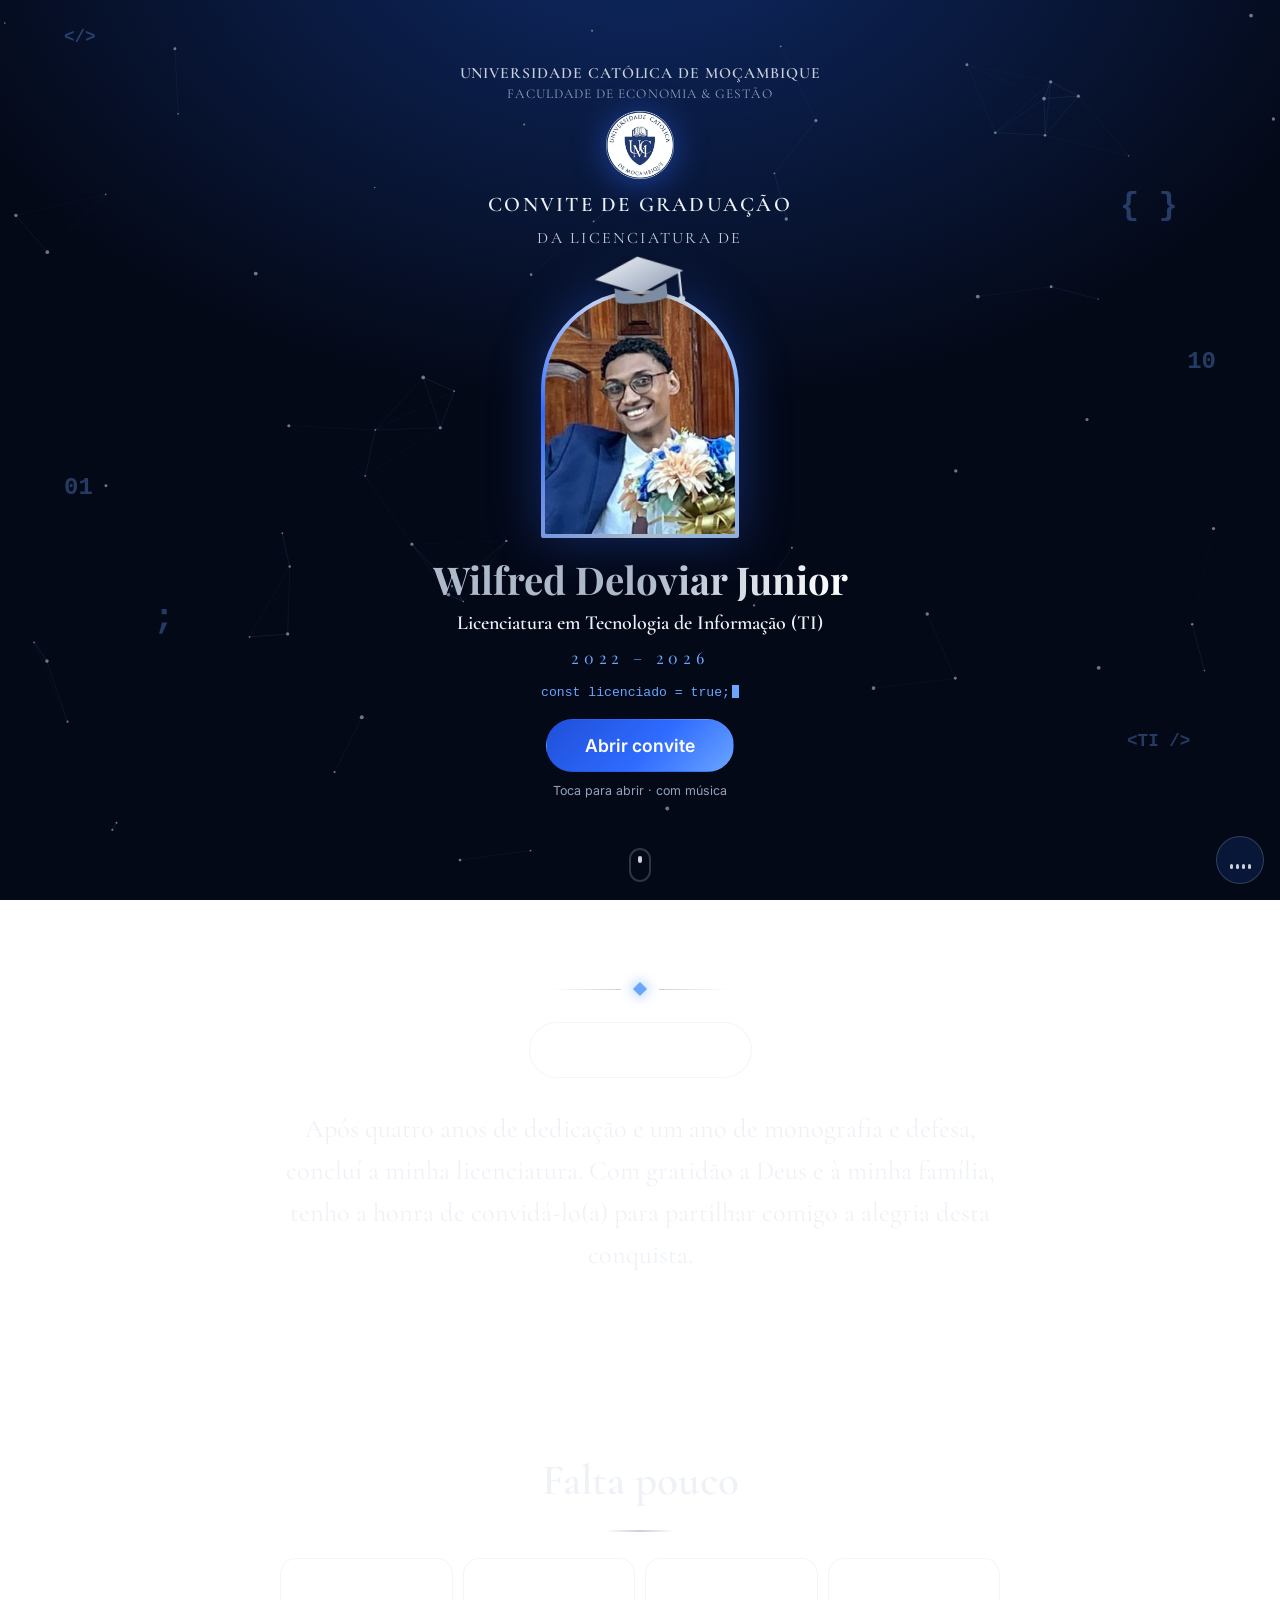
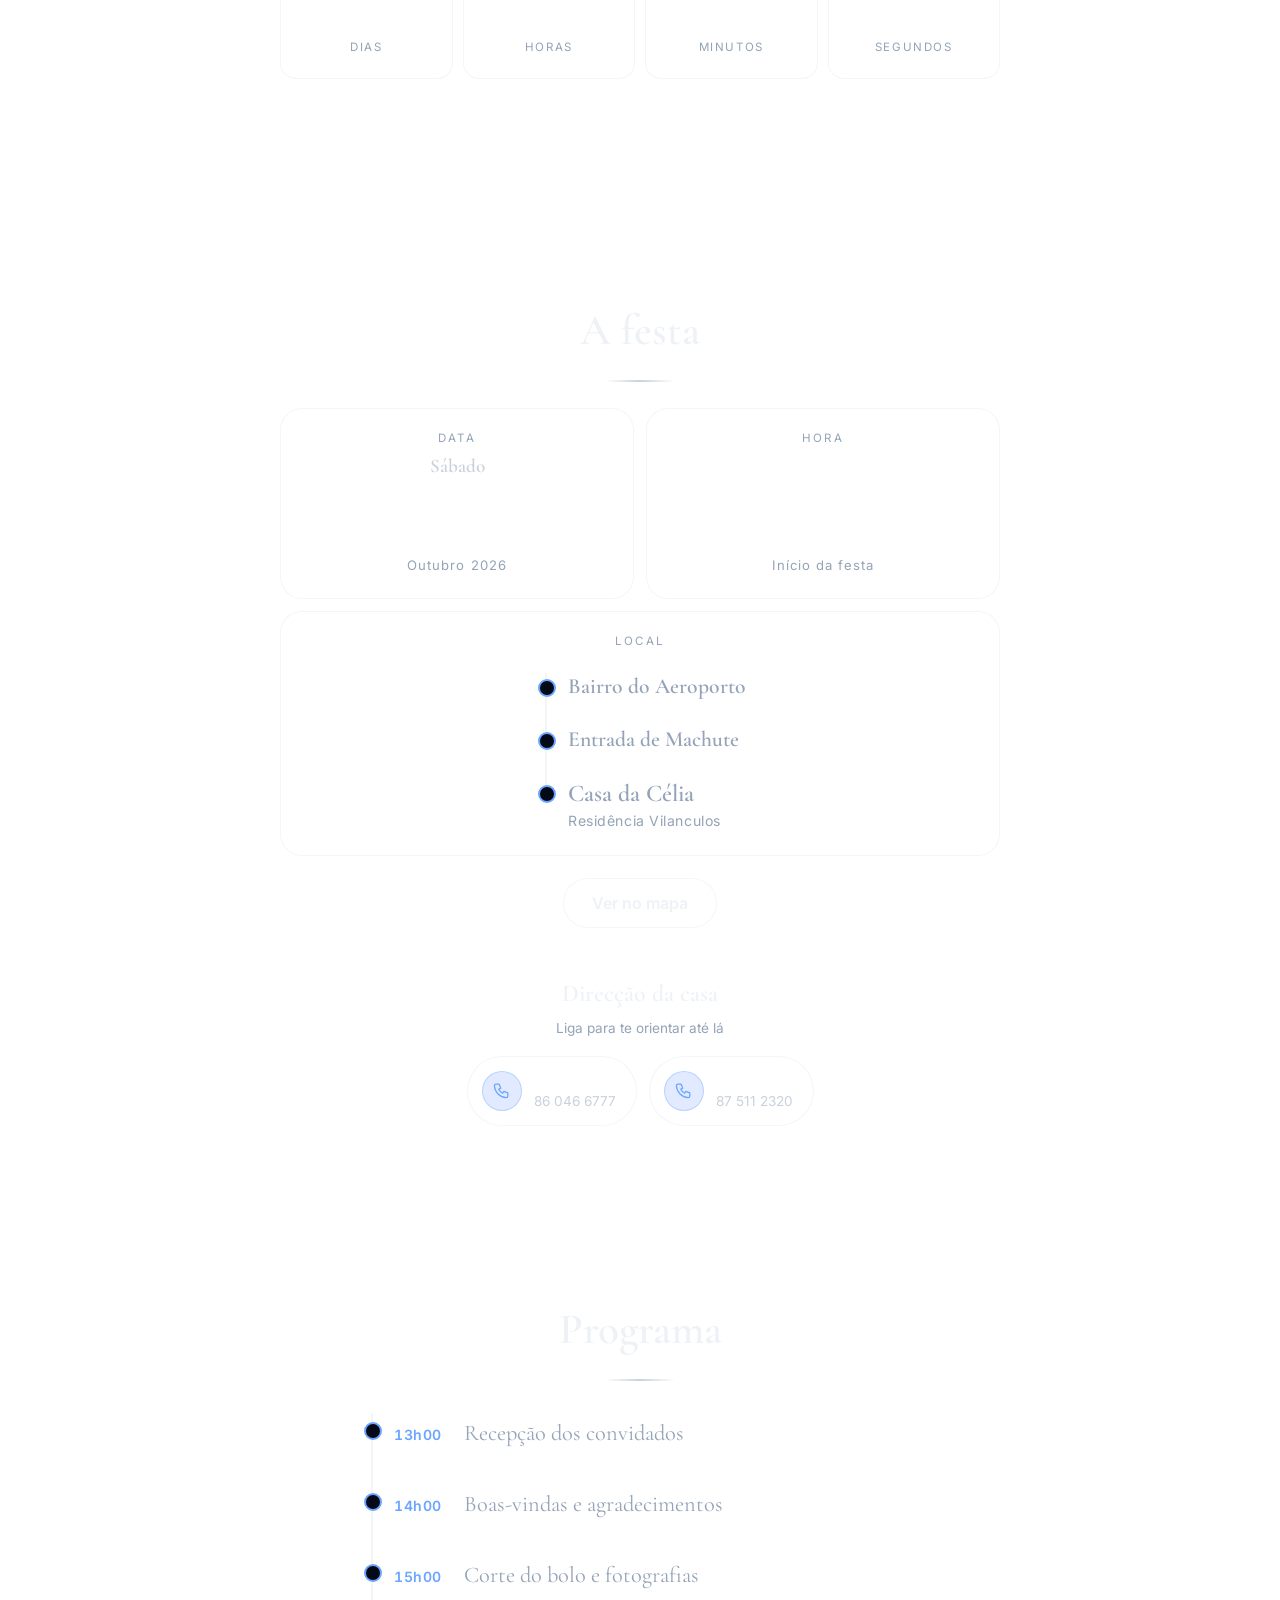
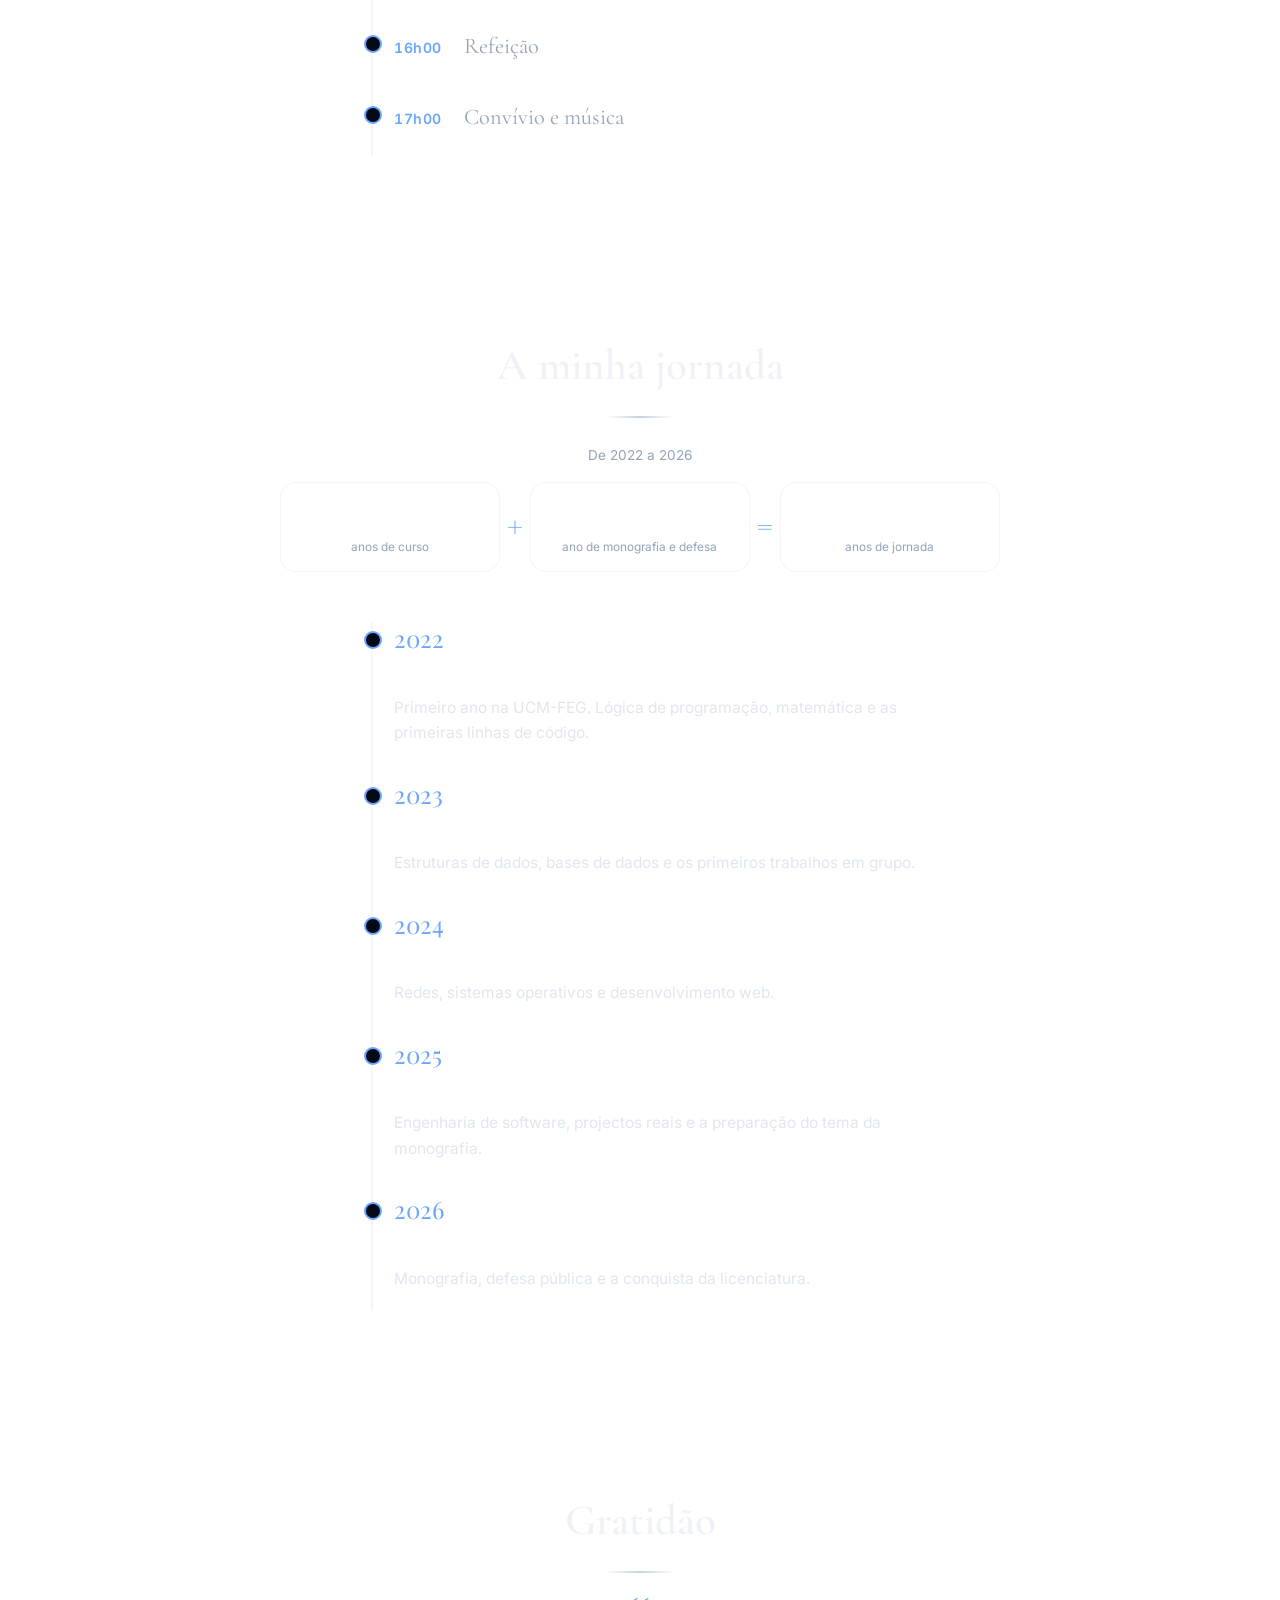
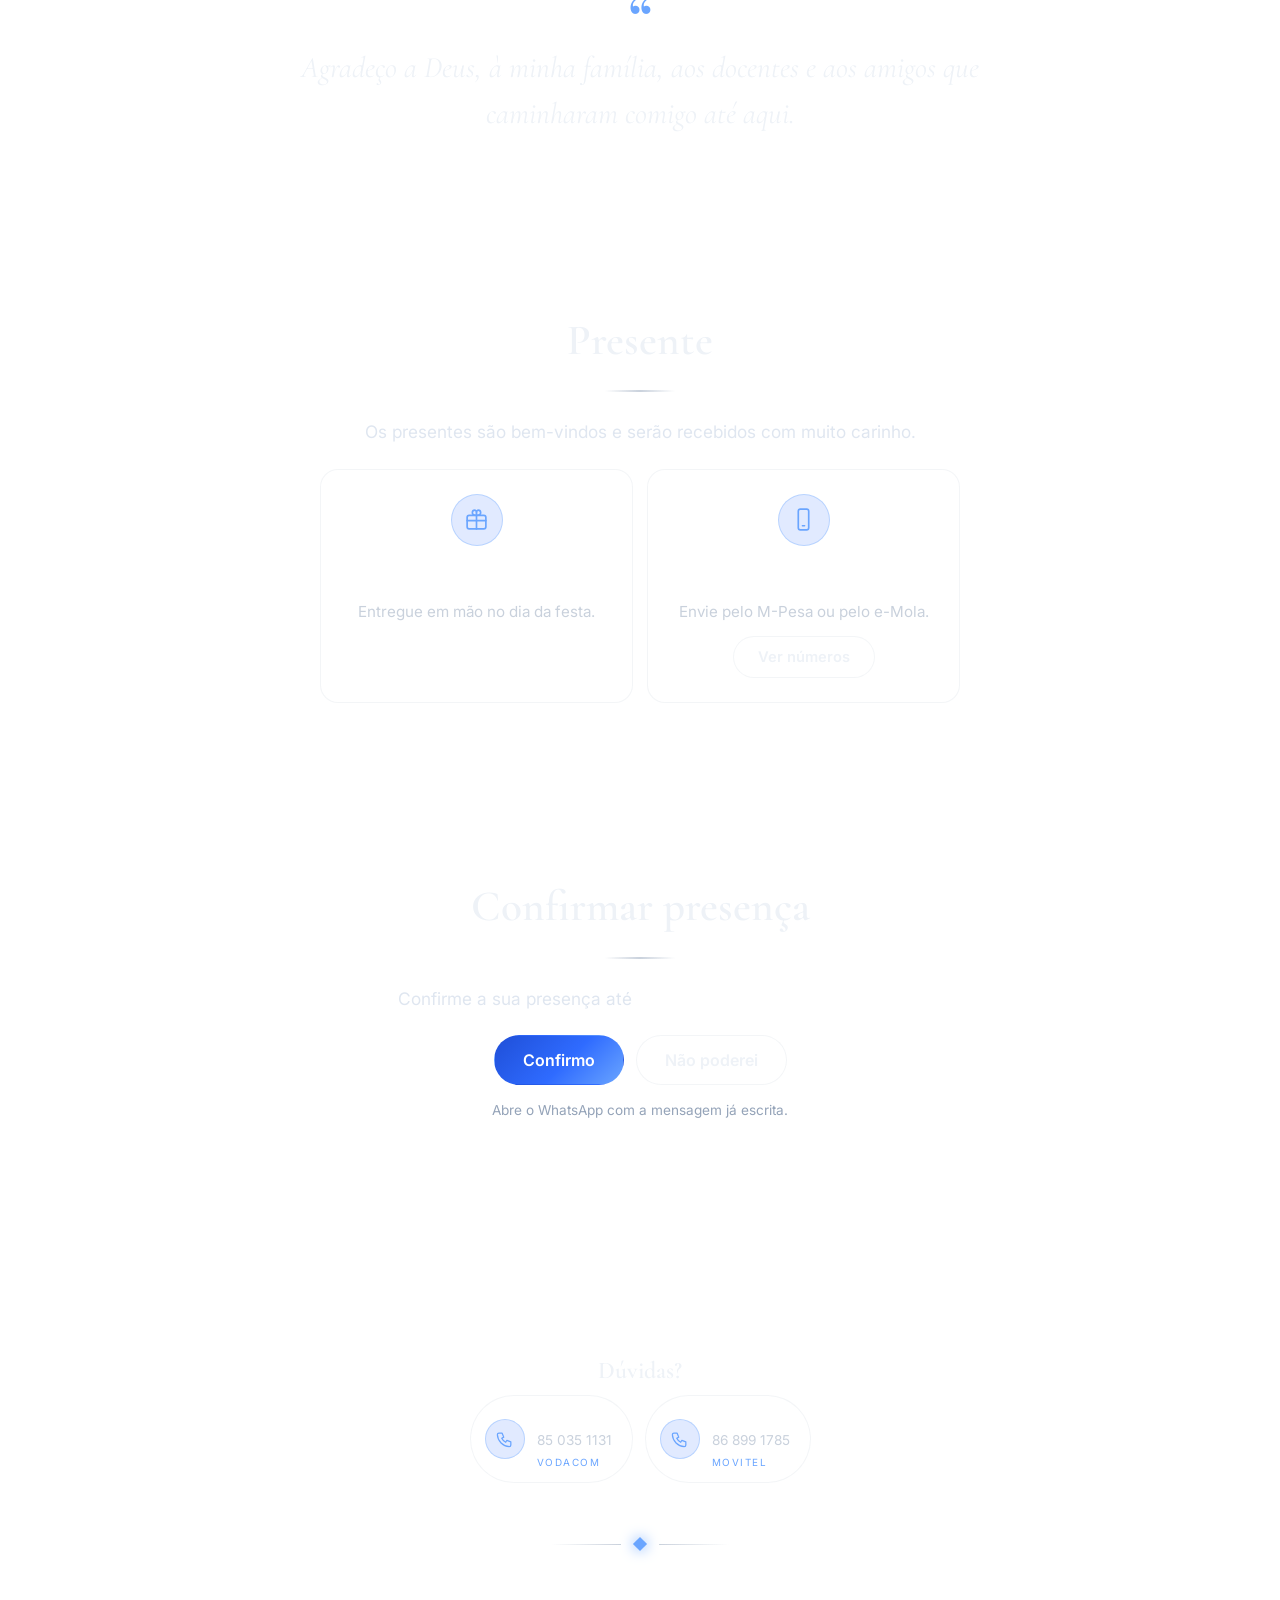
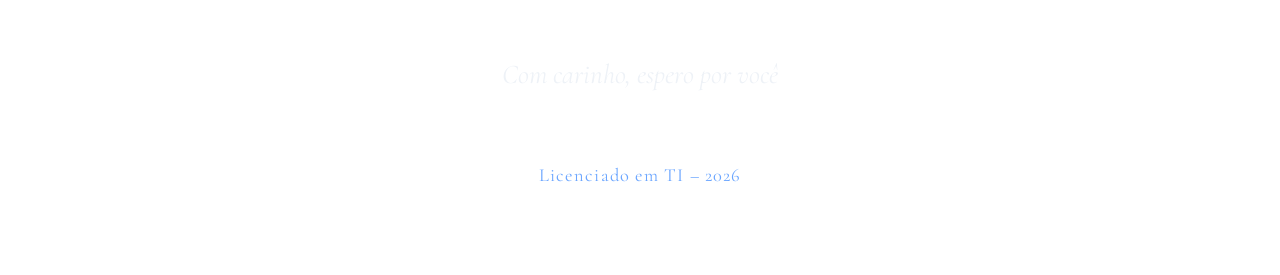
<file: index.html>
<!DOCTYPE html>
<html lang="pt">
<head>
<meta charset="utf-8">
<meta name="viewport" content="width=device-width, initial-scale=1, viewport-fit=cover">
<title>Convite de Graduação · Wilfred Deloviar Junior</title>
<meta name="description" content="Convite para a festa de graduação de Wilfred Deloviar Junior · Licenciatura em Tecnologia de Informação · UCM-FEG · Sábado, 17 de Outubro de 2026.">
<meta name="theme-color" content="#040918">
<meta name="robots" content="noindex, nofollow">
<meta property="og:type" content="website">
<meta property="og:locale" content="pt_PT">
<meta property="og:title" content="Convite de Graduação · Wilfred Deloviar Junior">
<meta property="og:description" content="Vem celebrar comigo a minha licenciatura em Tecnologia de Informação · Sábado, 17 de Outubro de 2026.">
<meta property="og:image" content="https://graduacao-wilfred.vercel.app/assets/og.png">
<meta property="og:image:width" content="1200">
<meta property="og:image:height" content="630">
<meta name="twitter:card" content="summary_large_image">
<link rel="preconnect" href="https://fonts.googleapis.com">
<link rel="preconnect" href="https://fonts.gstatic.com" crossorigin>
<link href="https://fonts.googleapis.com/css2?family=Cormorant+Garamond:wght@500;600;700&family=Inter:wght@400;500;600&family=Playfair+Display:wght@600;700&display=swap" rel="stylesheet">
<link rel="stylesheet" href="style.css">
</head>
<body>

<div class="progress"><i id="prog"></i></div>
<canvas id="bg" aria-hidden="true"></canvas>
<canvas id="confetti" aria-hidden="true"></canvas>
<audio id="audio" loop preload="auto"></audio>

<button class="music" id="musicBtn" hidden aria-label="Ligar ou desligar a música">
  <span class="eq"><i></i><i></i><i></i><i></i></span>
</button>

<!-- ============ PORTAS (só aparecem na transição da capa para o convite) ============ -->
<div class="portas" id="portas" aria-hidden="true">
  <div class="luz"><i class="brilho"></i><i class="feixe"></i></div>
  <div class="porta esq"><i class="puxador"></i></div>
  <div class="porta dir"><i class="puxador"></i></div>
  <i class="flash"></i>
</div>

<!-- ============ 1. CAPA (página inicial) ============ -->
<section class="capa" id="capa">
  <span class="ti ti-float t1">&lt;/&gt;</span>
  <span class="ti ti-float t2">{ }</span>
  <span class="ti ti-float t3">01</span>
  <span class="ti ti-float t4">&lt;TI /&gt;</span>
  <span class="ti ti-float t5">;</span>
  <span class="ti ti-float t6">10</span>

  <div class="capa-inner">
    <p class="inst-top"><span id="capaUni"></span><span id="capaFac"></span></p>
    <img class="logo" id="logo" alt="Logo da Universidade Católica de Moçambique">
    <p class="kicker"><span id="capaTitulo1"></span><span id="capaTitulo2"></span></p>

    <div class="moldura-wrap">
      <svg class="capelo" viewBox="0 0 120 80" aria-hidden="true">
        <defs>
          <linearGradient id="gc" x1="0" y1="0" x2="1" y2="1">
            <stop offset="0" stop-color="#eef2f7"/><stop offset="1" stop-color="#8d9bb2"/>
          </linearGradient>
        </defs>
        <path d="M26 44v16c0 9 68 9 68 0V44L60 58z" fill="#7d8ba3"/>
        <polygon points="60,6 118,30 60,54 2,30" fill="url(#gc)"/>
        <path d="M112 32v30" stroke="#c9d1dc" stroke-width="3" stroke-linecap="round"/>
        <circle cx="112" cy="67" r="4.5" fill="#c9d1dc"/>
      </svg>
      <div class="moldura"><img class="foto" id="fotoFormal" alt="Wilfred Deloviar Junior"></div>
    </div>

    <h1 class="nome shimmer" id="capaNome"></h1>
    <p class="curso" id="capaCurso"></p>
    <p class="anos" id="capaAnos"></p>
    <p class="ti codeline"><span id="codeline"></span><i class="cursor"></i></p>

    <button class="btn primary grande" id="abrir" type="button"><span>Abrir convite</span></button>
    <p class="hint">Toca para abrir · com música</p>
  </div>
  <div class="scroll-hint" aria-hidden="true"><i></i></div>
</section>

<main id="conteudo">

  <!-- ============ 2. CONVIDADO + ABERTURA ============ -->
  <section class="sec" id="convidado">
    <div class="ornamento reveal" aria-hidden="true"><i></i><b></b><i></i></div>
    <p class="guest reveal" style="--d:.1s"><span class="guest-label" id="guestLabel">Convidado:</span> <strong id="guestNome"></strong></p>
    <p class="abertura reveal" style="--d:.25s" id="abertura"></p>
  </section>

  <!-- ============ 3. CONTAGEM DECRESCENTE ============ -->
  <section class="sec" id="contagem">
    <h2 class="titulo reveal">Falta pouco</h2>
    <div class="cd reveal" style="--d:.15s" id="cdWrap">
      <div><b id="cdD">00</b><small>dias</small></div>
      <div><b id="cdH">00</b><small>horas</small></div>
      <div><b id="cdM">00</b><small>minutos</small></div>
      <div><b id="cdS">00</b><small>segundos</small></div>
    </div>
    <p class="feito" id="cdDone" hidden>A festa já começou!</p>
  </section>

  <!-- ============ 4. DATA, HORA E LOCAL ============ -->
  <section class="sec" id="detalhes">
    <h2 class="titulo reveal">A festa</h2>

    <div class="bilhete">
      <div class="tile tile-data reveal" style="--d:.05s">
        <small>Data</small>
        <span class="semana" id="dSemana"></span>
        <b class="dia" id="dDia"></b>
        <span class="mes" id="dMes"></span>
      </div>
      <div class="tile tile-hora reveal" style="--d:.15s">
        <small>Hora</small>
        <b class="hora" id="dHora"></b>
        <span class="mes">Início da festa</span>
      </div>
      <div class="tile tile-local reveal" style="--d:.25s">
        <small>Local</small>
        <ol class="rota tl" id="dRota"></ol>
      </div>
    </div>

    <div class="acoes reveal" style="--d:.1s;margin-top:22px">
      <a class="btn" id="mapaBtn">Ver no mapa</a>
    </div>

    <h3 class="sub reveal">Direcção da casa</h3>
    <p class="mini reveal">Liga para te orientar até lá</p>
    <div class="contactos" id="contDirecao"></div>
  </section>

  <!-- ============ 5. PROGRAMA ============ -->
  <section class="sec" id="programa">
    <h2 class="titulo reveal">Programa</h2>
    <ol class="tl" id="progLista"></ol>
  </section>

  <!-- ============ 6. A MINHA JORNADA ============ -->
  <section class="sec" id="jornada">
    <h2 class="titulo reveal">A minha jornada</h2>
    <p class="mini reveal">De 2022 a 2026</p>
    <div class="stats" id="stats"></div>
    <div class="tl" id="jornadaLista"></div>
  </section>

  <!-- ============ 7. AGRADECIMENTO ============ -->
  <section class="sec" id="agradecimento">
    <h2 class="titulo reveal">Gratidão</h2>
    <p class="citacao reveal" style="--d:.15s" id="agradTexto"></p>
  </section>

  <!-- ============ 8. PRESENTE ============ -->
  <section class="sec" id="presente">
    <h2 class="titulo reveal">Presente</h2>
    <p class="texto reveal" style="--d:.1s" id="presenteTexto"></p>
    <div class="opcoes">
      <div class="opcao reveal" style="--d:.15s">
        <span class="ic"><svg viewBox="0 0 24 24"><rect x="3" y="8" width="18" height="13" rx="2"/><path d="M12 8v13M3 13h18M12 8c-2.5 0-4-1-4-2.5S9 3 10.5 3C12 3 12 5.5 12 8zM12 8c2.5 0 4-1 4-2.5S15 3 13.5 3C12 3 12 5.5 12 8z"/></svg></span>
        <b id="presFisTitulo"></b>
        <p id="presFisTexto"></p>
      </div>
      <div class="opcao reveal" style="--d:.25s">
        <span class="ic"><svg viewBox="0 0 24 24"><rect x="7" y="2" width="10" height="20" rx="2"/><path d="M11 18h2"/></svg></span>
        <b id="presDigTitulo"></b>
        <p id="presDigTexto"></p>
        <button class="btn" id="btnPresente" type="button" aria-expanded="false"><span id="presDigBotao"></span></button>
      </div>
    </div>
    <div class="pay" id="pay"></div>
  </section>

  <!-- ============ 9. CONFIRMAR PRESENÇA ============ -->
  <section class="sec" id="rsvp">
    <h2 class="titulo reveal">Confirmar presença</h2>
    <p class="texto reveal" style="--d:.1s"><span id="rsvpTexto"></span> <strong id="rsvpPrazo"></strong></p>
    <div class="botoes reveal" style="--d:.2s">
      <a class="btn primary" id="btnSim" target="_blank" rel="noopener">Confirmo</a>
      <a class="btn" id="btnNao" target="_blank" rel="noopener">Não poderei</a>
    </div>
    <p class="mini reveal" style="--d:.3s">Abre o WhatsApp com a mensagem já escrita.</p>
  </section>

  <!-- ============ 10. CONTACTOS E FIM ============ -->
  <section class="sec" id="fim">
    <h3 class="sub reveal">Dúvidas?</h3>
    <div class="contactos" id="contDuvidas"></div>
    <div class="ornamento reveal" aria-hidden="true"><i></i><b></b><i></i></div>
    <p class="final reveal" id="fraseFinal"></p>
    <p class="despedida reveal" id="despedida"></p>
    <div class="assin reveal" id="rodape"></div>
  </section>

</main>

<script src="config.js"></script>
<script src="app.js"></script>
</body>
</html>
</file>
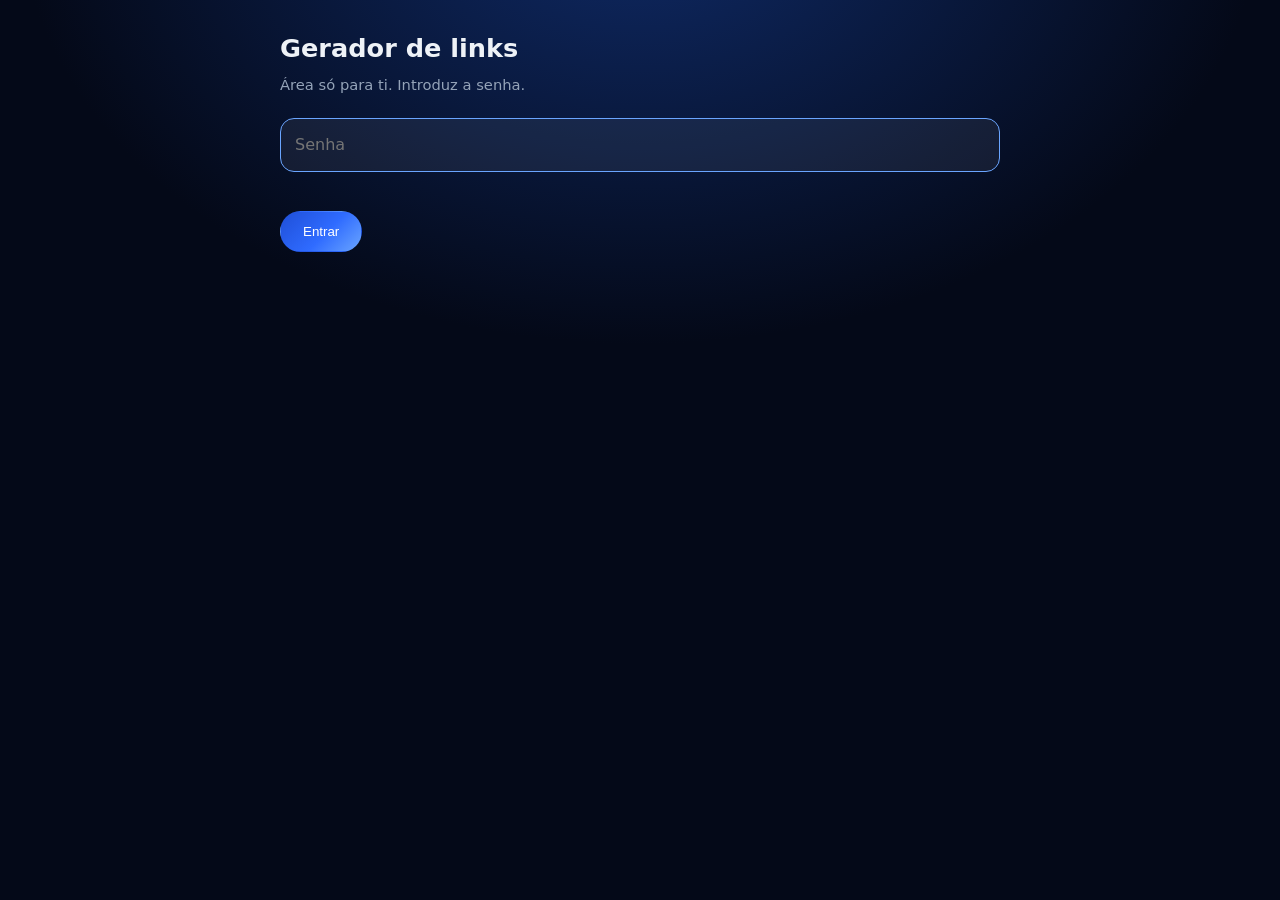
<file: gerador/index.html>
<!DOCTYPE html>
<html lang="pt">
<head>
<meta charset="utf-8">
<meta name="viewport" content="width=device-width, initial-scale=1">
<meta name="robots" content="noindex, nofollow">
<meta name="theme-color" content="#040918">
<title>Gerador de links</title>
<style>
  :root{--navy:#040918;--blue:#2f6bff;--blue2:#6aa5ff;--silver:#c9d1dc;--silver2:#eef2f7;--muted:#94a3b8;--card:rgba(255,255,255,.05);--line:rgba(201,209,220,.22)}
  *{box-sizing:border-box;margin:0;padding:0}
  body{min-height:100svh;background:radial-gradient(1000px 700px at 50% -10%,#0f2a66 0,var(--navy) 62%) fixed;color:#dfe6f0;font:16px/1.6 system-ui,-apple-system,'Segoe UI',sans-serif;padding:28px 18px 60px}
  .wrap{max-width:720px;margin:0 auto}
  h1{font-size:1.6rem;color:var(--silver2);margin-bottom:4px}
  p.sub{color:var(--muted);font-size:.92rem;margin-bottom:22px}
  label{display:block;font-size:.85rem;color:var(--silver);margin:16px 0 6px}
  textarea,input[type=text],input[type=password]{width:100%;padding:13px 14px;border-radius:14px;border:1px solid var(--line);background:rgba(255,255,255,.06);color:#fff;font:inherit;outline:none}
  textarea{min-height:140px;resize:vertical}
  textarea:focus,input:focus{border-color:var(--blue2)}
  .btn{display:inline-flex;align-items:center;justify-content:center;padding:12px 22px;border-radius:999px;border:1px solid var(--line);background:rgba(255,255,255,.07);color:var(--silver2);font:600 .95rem inherit;cursor:pointer;text-decoration:none;transition:transform .15s,background .2s}
  .btn:hover{background:rgba(255,255,255,.12)}.btn:active{transform:scale(.97)}
  .btn.primary{background:linear-gradient(135deg,#1f4fd8,#2f6bff 55%,#6aa5ff);border-color:transparent;color:#fff}
  .linha{display:flex;gap:10px;flex-wrap:wrap;margin-top:14px}
  .item{margin-top:12px;padding:14px;border:1px solid var(--line);background:var(--card);border-radius:16px}
  .item b{display:block;color:#fff;margin-bottom:6px}
  .item input{font-size:.85rem;padding:10px 12px;margin-bottom:10px}
  .item .linha{margin-top:0}.item .btn{padding:9px 16px;font-size:.85rem}
  .erro{color:#ff8a8a;font-size:.88rem;margin-top:8px;min-height:1.2em}
  #painel{display:none}
  .topo{display:flex;justify-content:space-between;align-items:center;gap:10px}
  .nota{font-size:.82rem;color:var(--muted);margin-top:10px}
</style>
</head>
<body>
<div class="wrap">

  <!-- ===== senha ===== -->
  <div id="porta">
    <h1>Gerador de links</h1>
    <p class="sub">Área só para ti. Introduz a senha.</p>
    <form id="formSenha">
      <input type="password" id="senha" placeholder="Senha" autocomplete="current-password" autofocus>
      <p class="erro" id="erro"></p>
      <div class="linha"><button class="btn primary" type="submit">Entrar</button></div>
    </form>
  </div>

  <!-- ===== painel ===== -->
  <div id="painel">
    <div class="topo">
      <div><h1>Gerador de links</h1><p class="sub">Um link por convidado. O nome aparece no convite.</p></div>
      <button class="btn" id="sair" type="button">Sair</button>
    </div>

    <label for="nomes">Nomes dos convidados (um por linha)</label>
    <textarea id="nomes" placeholder="Celia &amp; Esposo&#10;Fatima Falar&#10;Maria &amp; João"></textarea>
    <p class="nota">Para casais usa <b>&amp;</b> (ex.: Celia &amp; Esposo). O convite passa sozinho para "vos convidar".</p>

    <label for="msg">Mensagem para o WhatsApp</label>
    <input type="text" id="msg" value="Olá {nome}! Tenho um convite especial para a minha festa de graduação. Abre aqui: {link}">
    <p class="nota">{nome} e {link} são trocados automaticamente.</p>

    <div class="linha">
      <button class="btn primary" id="gerar" type="button">Gerar links</button>
      <button class="btn" id="copiarTodos" type="button">Copiar todos</button>
      <button class="btn" id="limpar" type="button">Limpar</button>
    </div>

    <div id="lista"></div>
  </div>
</div>

<script>
(function () {
  var SENHA = 'wilfred2026';            // <- muda a senha aqui
  var $ = function (id) { return document.getElementById(id); };
  var KEY = 'gerador_nomes_v1', OK = 'gerador_ok_v1';

  function ler(k) { try { return sessionStorage.getItem(k) || localStorage.getItem(k); } catch (e) { return null; } }
  function gravar(s, k, v) { try { (s === 's' ? sessionStorage : localStorage).setItem(k, v); } catch (e) {} }
  function apagar(k) { try { sessionStorage.removeItem(k); } catch (e) {} }

  function mostrar() { $('porta').style.display = 'none'; $('painel').style.display = 'block'; $('nomes').value = ler(KEY) || ''; if ($('nomes').value) gerar(); }
  if (ler(OK) === '1') mostrar();

  $('formSenha').addEventListener('submit', function (e) {
    e.preventDefault();
    if ($('senha').value === SENHA) { gravar('s', OK, '1'); mostrar(); }
    else { $('erro').textContent = 'Senha errada.'; $('senha').select(); }
  });
  $('sair').addEventListener('click', function () { apagar(OK); location.reload(); });

  // endereço base do convite (a pasta acima de /gerador/)
  function baseUrl() { return location.origin + location.pathname.replace(/gerador\/?(index\.html)?$/, ''); }

  function linkDe(nome) { return baseUrl() + '?nome=' + encodeURIComponent(nome); }
  function nomes() {
    return $('nomes').value.split('\n').map(function (n) { return n.replace(/\s+/g, ' ').trim(); }).filter(Boolean);
  }
  function mensagem(nome, link) { return $('msg').value.replace(/\{nome\}/g, nome).replace(/\{link\}/g, link); }

  function copiar(txt, btn) {
    function ok() { var o = btn.textContent; btn.textContent = 'Copiado!'; setTimeout(function () { btn.textContent = o; }, 1500); }
    function fb() { var t = document.createElement('textarea'); t.value = txt; document.body.appendChild(t); t.select(); try { document.execCommand('copy'); } catch (e) {} t.remove(); ok(); }
    if (navigator.clipboard && navigator.clipboard.writeText) navigator.clipboard.writeText(txt).then(ok, fb); else fb();
  }

  function gerar() {
    var ns = nomes(); gravar('l', KEY, $('nomes').value);
    var box = $('lista'); box.innerHTML = '';
    ns.forEach(function (n) {
      var link = linkDe(n);
      var d = document.createElement('div'); d.className = 'item';
      d.innerHTML = '<b></b><input type="text" readonly><div class="linha"><button class="btn primary" type="button">Copiar link</button><a class="btn" target="_blank" rel="noopener">Enviar no WhatsApp</a><a class="btn" target="_blank" rel="noopener">Abrir</a></div>';
      d.querySelector('b').textContent = n;
      var inp = d.querySelector('input'); inp.value = link; inp.addEventListener('focus', function () { inp.select(); });
      d.querySelector('button').addEventListener('click', function (e) { copiar(link, e.currentTarget); });
      var as = d.querySelectorAll('a');
      as[0].href = 'https://wa.me/?text=' + encodeURIComponent(mensagem(n, link));
      as[1].href = link;
      box.appendChild(d);
    });
  }
  $('gerar').addEventListener('click', gerar);
  $('nomes').addEventListener('input', function () { gravar('l', KEY, $('nomes').value); });
  $('copiarTodos').addEventListener('click', function (e) {
    var ns = nomes(); if (!ns.length) return;
    copiar(ns.map(function (n) { return n + '\n' + linkDe(n); }).join('\n\n'), e.currentTarget);
  });
  $('limpar').addEventListener('click', function () { $('nomes').value = ''; gravar('l', KEY, ''); $('lista').innerHTML = ''; });
})();
</script>
</body>
</html>
</file>
<file: style.css>
/* ===== Convite de Graduação · azul escuro e prata ===== */
:root{
  --navy:#040918; --navy2:#0a1a3f; --blue:#2f6bff; --blue2:#6aa5ff;
  --silver:#c9d1dc; --silver2:#eef2f7; --ink:#dfe6f0; --muted:#94a3b8;
  --card:rgba(255,255,255,.05); --line:rgba(201,209,220,.22);
  --serif:'Cormorant Garamond',Georgia,serif;
  --display:'Playfair Display',Georgia,serif;
  --sans:'Inter',system-ui,-apple-system,'Segoe UI',sans-serif;
}
*{box-sizing:border-box;margin:0;padding:0}
html{scroll-behavior:smooth;overflow-x:clip}
body{
  background:radial-gradient(1200px 800px at 50% -10%,#0f2a66 0,var(--navy) 62%) fixed;
  color:var(--ink);font-family:var(--sans);line-height:1.65;
  overflow-x:clip;-webkit-font-smoothing:antialiased;
}
img{max-width:100%;display:block}
a{color:inherit}

#bg,#confetti{position:fixed;inset:0;width:100%;height:100%;pointer-events:none}
#bg{z-index:0}
#confetti{z-index:130}

.progress{position:fixed;top:0;left:0;right:0;height:3px;z-index:50;background:transparent}
.progress i{display:block;height:100%;width:0;background:linear-gradient(90deg,var(--blue),var(--silver2))}

/* ---------- toques de TI (desligam com toquesTI:false) ---------- */
body:not(.com-ti) .ti{display:none!important}
.ti-float{
  position:absolute;font-family:ui-monospace,Menlo,Consolas,monospace;
  color:rgba(106,165,255,.32);font-size:1.5rem;font-weight:600;
  animation:float 7s ease-in-out infinite;pointer-events:none;
}
.t1{top:2.5%;left:5%;font-size:1.1rem}.t2{top:20%;right:8%;animation-delay:-2s;font-size:2rem}
.t3{top:52%;left:5%;animation-delay:-4s}.t4{bottom:16%;right:7%;animation-delay:-1s;font-size:1.1rem}
.t5{bottom:28%;left:12%;animation-delay:-3s;font-size:2.2rem}.t6{top:38%;right:5%;animation-delay:-5s}
.codeline{
  font-family:ui-monospace,Menlo,Consolas,monospace;font-size:.82rem;
  color:var(--blue2);min-height:1.4em;margin-top:2px;
}
.cursor{display:inline-block;width:7px;height:1em;background:var(--blue2);margin-left:2px;vertical-align:-2px;animation:blink 1s steps(1) infinite}

/* ---------- capa (página inicial) ---------- */
.capa{
  position:relative;z-index:1;min-height:100svh;display:flex;align-items:center;justify-content:center;
  text-align:center;padding:30px 20px 64px;overflow:hidden;
}
.capa-inner{max-width:560px;width:100%;display:flex;flex-direction:column;align-items:center;gap:9px;animation:subir 1s cubic-bezier(.2,.7,.2,1) both}
.logo{width:68px;height:68px;object-fit:contain;filter:drop-shadow(0 4px 16px rgba(47,107,255,.5));animation:float 5s ease-in-out infinite}
.kicker{display:flex;flex-direction:column;align-items:center;gap:2px;font-family:var(--serif);letter-spacing:.14em;text-transform:uppercase;color:var(--silver);white-space:nowrap}
.kicker span:first-child{font-size:clamp(.95rem,4.8vw,1.3rem);font-weight:600;color:var(--silver2)}
.kicker span:last-child{font-size:clamp(.78rem,3.6vw,1rem)}

.moldura-wrap{position:relative;margin:30px 0 4px}
.capelo{position:absolute;top:-38px;left:50%;width:92px;z-index:3;transform:translateX(-50%) rotate(-6deg);animation:capfloat 4s ease-in-out infinite;filter:drop-shadow(0 6px 10px rgba(0,0,0,.45))}
.moldura{
  position:relative;width:min(52vw,220px,22svh);aspect-ratio:4/5;overflow:hidden;
  border-radius:999px 999px 20px 20px;box-shadow:0 0 50px rgba(47,107,255,.35);
}
.moldura::before{
  content:"";position:absolute;inset:-50%;
  background:conic-gradient(from 0deg,#eef2f7,#6aa5ff,#aeb9c9,#2f6bff,#eef2f7);
  animation:rot 7s linear infinite;
}
.foto{position:absolute;inset:4px;width:calc(100% - 8px);height:calc(100% - 8px);object-fit:cover;border-radius:996px 996px 16px 16px;background:#0a1a3f}

.nome{font-family:var(--display);font-size:clamp(1.15rem,5.9vw,2.4rem);line-height:1.15;font-weight:700;margin-top:6px;white-space:nowrap}
.shimmer{
  background:linear-gradient(100deg,#aeb9c9 20%,#ffffff 40%,#aeb9c9 60%);background-size:250% 100%;
  -webkit-background-clip:text;background-clip:text;color:transparent;animation:shine 4.5s linear infinite;
}
.curso{font-family:var(--serif);font-size:clamp(.72rem,3.8vw,1.25rem);line-height:1.3;font-weight:600;color:var(--silver2);white-space:nowrap}
.inst-top{display:flex;flex-direction:column;align-items:center;gap:3px;font-family:var(--serif);line-height:1.2;text-transform:uppercase;color:var(--silver);white-space:nowrap}
.inst-top span:first-child{font-size:clamp(.6rem,3.1vw,.98rem);letter-spacing:.06em;font-weight:600}
.inst-top span:last-child{font-size:clamp(.54rem,2.8vw,.84rem);letter-spacing:.08em;color:var(--muted)}
.anos{font-family:var(--display);color:var(--blue2);letter-spacing:.3em;font-size:1rem}
.hint{font-size:.78rem;color:var(--muted)}
.scroll-hint{position:absolute;bottom:18px;left:50%;width:22px;height:34px;border:2px solid var(--line);border-radius:14px;transform:translateX(-50%)}
.scroll-hint i{position:absolute;top:6px;left:50%;width:4px;height:7px;margin-left:-2px;border-radius:2px;background:var(--silver);animation:scrolly 1.8s infinite}

/* ---------- botões ---------- */
.btn{
  position:relative;overflow:hidden;display:inline-flex;align-items:center;justify-content:center;gap:8px;
  padding:14px 28px;border-radius:999px;border:1px solid var(--line);background:rgba(255,255,255,.06);
  color:var(--silver2);font:600 1rem var(--sans);text-decoration:none;cursor:pointer;
  transition:transform .2s,box-shadow .25s,background .25s;-webkit-tap-highlight-color:transparent;
}
.btn:hover{transform:translateY(-2px);box-shadow:0 10px 30px rgba(47,107,255,.35);background:rgba(255,255,255,.1)}
.btn:active{transform:scale(.97)}
.btn.primary{background:linear-gradient(135deg,#1f4fd8,#2f6bff 55%,#6aa5ff);border-color:transparent;color:#fff}
.btn.primary::after{
  content:"";position:absolute;top:0;left:-60%;width:40%;height:100%;
  background:linear-gradient(100deg,transparent,rgba(255,255,255,.4),transparent);
  transform:skewX(-20deg);animation:btnshine 3.6s infinite;
}
.btn.grande{padding:15px 38px;font-size:1.1rem;margin-top:6px;animation:glow 2.6s ease-in-out infinite}

/* ---------- secções ---------- */
.sec{position:relative;z-index:1;max-width:760px;margin:0 auto;padding:84px 20px;text-align:center}
.titulo{font-family:var(--serif);font-size:clamp(1.9rem,6.5vw,2.7rem);font-weight:600;color:var(--silver2);margin-bottom:26px}
.titulo::after{content:"";display:block;width:70px;height:2px;margin:14px auto 0;background:linear-gradient(90deg,transparent,var(--silver),transparent)}
.sub{font-family:var(--serif);font-size:1.5rem;font-weight:600;color:var(--silver2);margin:46px 0 4px}
.mini{font-size:.85rem;color:var(--muted);margin-bottom:16px}
.texto{font-size:1.08rem;color:var(--ink);margin-bottom:22px}
.texto strong{color:#fff}

.ornamento{display:flex;align-items:center;justify-content:center;gap:14px;margin:0 auto 28px}
.ornamento i{width:70px;height:1px;background:linear-gradient(90deg,transparent,var(--silver))}
.ornamento i:last-child{background:linear-gradient(270deg,transparent,var(--silver))}
.ornamento b{width:10px;height:10px;background:var(--blue2);transform:rotate(45deg);box-shadow:0 0 14px var(--blue2)}

.guest{display:inline-block;padding:10px 24px;border:1px solid var(--line);border-radius:999px;background:var(--card);font-size:1.05rem;margin-bottom:30px}
.guest-label{color:var(--muted)}
.guest strong{font-family:var(--display);font-size:1.25rem;color:#fff;margin-left:4px}
.abertura{font-family:var(--serif);font-size:clamp(1.3rem,4.6vw,1.65rem);line-height:1.6;color:var(--silver2)}

/* contagem */
.cd{display:grid;grid-template-columns:repeat(4,1fr);gap:10px}
.cd>div{background:var(--card);border:1px solid var(--line);border-radius:16px;padding:20px 4px;backdrop-filter:blur(6px)}
.cd b{display:block;font-family:var(--display);font-size:clamp(1.9rem,9vw,3rem);line-height:1.1;color:#fff;font-variant-numeric:tabular-nums}
.cd small{font-size:.72rem;letter-spacing:.14em;text-transform:uppercase;color:var(--muted)}
.pop{animation:pop .35s ease}
.feito{font-family:var(--serif);font-size:1.8rem;color:#fff}

.ic{width:52px;height:52px;border-radius:50%;display:grid;place-items:center;background:rgba(47,107,255,.14);border:1px solid rgba(106,165,255,.35)}
.ic svg{width:25px;height:25px;stroke:var(--blue2);fill:none;stroke-width:1.6;stroke-linecap:round;stroke-linejoin:round}

/* contactos */
.contactos{display:flex;flex-wrap:wrap;gap:12px;justify-content:center}
.contacto{display:flex;align-items:center;gap:12px;padding:12px 20px 12px 14px;background:var(--card);border:1px solid var(--line);border-radius:999px;text-decoration:none;text-align:left;transition:transform .2s,border-color .2s}
.contacto:hover{transform:translateY(-2px);border-color:var(--blue2)}
.contacto .ic{width:40px;height:40px}.contacto .ic svg{width:19px;height:19px}
.contacto b{display:block;font-size:.95rem;color:#fff;line-height:1.2}
.contacto small{font-size:.85rem;color:var(--silver)}
.contacto .op{display:block;margin-top:1px;font-size:.62rem;letter-spacing:.16em;text-transform:uppercase;color:var(--blue2)}

/* linhas do tempo (programa, jornada e local): os pontos acendem ao rolar */
.tl{--lt:6px;--lb:6px;position:relative;list-style:none;padding-left:34px;text-align:left;max-width:560px;margin:0 auto}
.tl::before,.tl::after{content:"";position:absolute;left:11px;top:var(--lt);bottom:var(--lb);width:2px;border-radius:2px}
.tl::before{background:var(--line)}
.tl::after{background:linear-gradient(var(--blue2),var(--silver2));transform-origin:top;transform:scaleY(var(--p,0))}
.tl>*{position:relative;padding:8px 0 26px}
.tl>*::before{
  content:"";position:absolute;left:-30px;top:15px;width:14px;height:14px;border-radius:50%;
  background:var(--navy);border:2px solid var(--blue2);transition:background .5s,transform .5s;
}
.tl>*.on::before{background:var(--blue2);transform:scale(1.15);box-shadow:0 0 0 6px rgba(106,165,255,.15)}
#progLista li{display:flex;align-items:baseline;gap:14px;font-family:var(--serif);font-size:1.4rem;color:var(--silver2)}
#progLista li span{flex:none;min-width:3.5rem;font-family:var(--sans);font-size:.88rem;font-weight:600;color:var(--blue2);letter-spacing:.04em;font-variant-numeric:tabular-nums}
#progLista li em{font-style:normal;transition:color .5s}
#progLista li:not(.on) em{color:var(--muted)}
.j-ano{font-family:var(--display);font-size:1.5rem;color:var(--blue2);line-height:1.2}
.j-tit{font-family:var(--serif);font-size:1.35rem;color:#fff;margin:2px 0 4px}
.j-txt{font-size:.97rem;color:var(--ink)}
.stats{display:flex;align-items:stretch;justify-content:center;gap:6px;margin:0 0 44px}
.stats>div{flex:1 1 0;min-width:0;background:var(--card);border:1px solid var(--line);border-radius:16px;padding:16px 6px}
.stats .op{flex:none;align-self:center;width:1.1rem;text-align:center;font-family:var(--display);font-size:1.7rem;line-height:1;color:var(--blue2)}
.stats b{display:block;font-family:var(--display);font-size:2.2rem;color:#fff;line-height:1.1}
.stats small{font-size:.74rem;color:var(--muted);line-height:1.3;display:block;margin-top:2px}

/* citação */
.citacao{font-family:var(--serif);font-style:italic;font-size:clamp(1.4rem,5vw,1.85rem);line-height:1.55;color:var(--silver2)}
.citacao::before{content:"“";display:block;font-family:var(--display);font-style:normal;font-size:4rem;line-height:.6;color:var(--blue2);margin-bottom:8px}

/* presente */
.opcoes{display:grid;grid-template-columns:repeat(auto-fit,minmax(240px,1fr));gap:14px;max-width:640px;margin:0 auto}
.opcao{display:flex;flex-direction:column;align-items:center;gap:6px;padding:24px 18px;background:var(--card);border:1px solid var(--line);border-radius:18px;backdrop-filter:blur(6px)}
.opcao b{font-family:var(--serif);font-size:1.35rem;font-weight:600;color:#fff;margin-top:6px}
.opcao p{font-size:.95rem;color:var(--silver);margin-bottom:6px}
.opcao .btn{margin-top:auto;padding:11px 24px;font-size:.92rem}
.pay{display:grid;gap:12px;max-height:0;opacity:0;overflow:hidden;transition:max-height .7s ease,opacity .6s ease,margin .6s;max-width:420px;margin:0 auto}
.pay.open{max-height:560px;opacity:1;margin-top:24px}
.pay-card{display:flex;align-items:center;justify-content:space-between;gap:12px;padding:16px 18px;text-align:left;background:var(--card);border:1px solid var(--line);border-radius:16px}
.pay-card small{display:block;font-size:.72rem;letter-spacing:.14em;text-transform:uppercase;color:var(--muted)}
.pay-card b{display:block;font-family:var(--display);font-size:1.25rem;color:#fff;letter-spacing:.04em}
.pay-card em{font-style:normal;font-size:.82rem;color:var(--silver)}
.pay-card .btn{padding:10px 18px;font-size:.88rem}

.botoes{display:flex;flex-wrap:wrap;gap:12px;justify-content:center;margin-bottom:14px}

/* final */
.final{font-family:var(--serif);font-size:clamp(1.6rem,6vw,2.2rem);font-weight:600;color:#fff;line-height:1.35;margin-top:6px}
.despedida{margin-top:28px;font-family:var(--serif);font-style:italic;font-size:clamp(1.35rem,5.4vw,1.7rem);color:var(--silver2)}
.assin{margin-top:14px;display:flex;flex-direction:column;align-items:center;gap:4px}
.assin span:nth-child(1){font-family:var(--display);font-size:clamp(1.2rem,5.6vw,1.7rem);font-weight:600;color:#fff;white-space:nowrap}
.assin span:nth-child(2){font-family:var(--serif);font-size:1.15rem;letter-spacing:.06em;color:var(--blue2)}
.contactos+.ornamento{margin-top:56px}

/* data, hora e local */
.bilhete{display:grid;grid-template-columns:1fr 1fr;gap:12px}
.tile{display:flex;flex-direction:column;align-items:center;justify-content:center;gap:2px;padding:20px 10px 22px;background:var(--card);border:1px solid var(--line);border-radius:22px;backdrop-filter:blur(6px);transition:border-color .25s,transform .25s}
.tile:hover{border-color:var(--blue2);transform:translateY(-3px)}
.tile small{font-size:.72rem;letter-spacing:.18em;text-transform:uppercase;color:var(--muted);margin-bottom:6px}
.semana{font-family:var(--serif);font-size:1.2rem;font-weight:600;line-height:1.1;color:var(--silver)}
.dia{font-family:var(--display);font-size:clamp(3.6rem,18vw,4.6rem);font-weight:700;line-height:1;color:#fff}
.hora{font-family:var(--display);font-size:clamp(2.4rem,11vw,3.2rem);font-weight:700;line-height:1;color:#fff;margin:auto 0}
.mes{font-size:.82rem;letter-spacing:.08em;color:var(--muted)}
.tile-local{grid-column:1/-1;align-items:stretch;padding:20px 22px 22px}
.tile-local small{text-align:center}
.rota.tl{--lb:40px;width:fit-content;max-width:100%;margin:8px auto 0}
.rota.tl>li{padding:6px 0 20px}
.rota.tl>li:last-child{padding-bottom:0}
.rota.tl>li::before{top:12px}
.rota b{display:block;font-family:var(--serif);font-size:1.35rem;font-weight:600;line-height:1.25;color:var(--silver2);transition:color .5s}
.rota li:not(.on) b{color:var(--muted)}
.rota li:last-child b{font-size:1.5rem}
.rota li:last-child.on b{color:#fff}
.rota em{display:block;font-style:normal;font-size:.88rem;letter-spacing:.04em;color:var(--muted)}
.acoes{display:flex;flex-wrap:wrap;gap:12px;justify-content:center}

/* ---------- transição de portas (capa -> convite) ---------- */
.portas{position:fixed;inset:0;z-index:120;overflow:hidden;perspective:1700px;visibility:hidden;pointer-events:none;touch-action:none}
.portas.on{visibility:visible;pointer-events:auto}
.luz{position:absolute;inset:0;opacity:0;pointer-events:none;background:#02050f}
.brilho{position:absolute;left:50%;top:50%;width:150vmax;height:150vmax;margin:-75vmax 0 0 -75vmax;border-radius:50%;
  background:radial-gradient(circle,#fff 0%,#e6efff 9%,#9fc3ff 20%,rgba(47,107,255,.55) 38%,rgba(47,107,255,0) 62%)}
.feixe{position:absolute;left:50%;top:-5%;bottom:-5%;width:34vmin;margin-left:-17vmin;
  background:linear-gradient(90deg,rgba(255,255,255,0),rgba(255,255,255,.95) 50%,rgba(255,255,255,0));filter:blur(10px)}
.porta{position:absolute;top:0;bottom:0;width:50%;will-change:transform;
  background:linear-gradient(90deg,rgba(255,255,255,.07),rgba(255,255,255,0) 26%),linear-gradient(180deg,#0b1d47 0%,#071331 55%,#040b22 100%);
  box-shadow:inset 0 0 70px rgba(0,0,0,.55)}
.porta::before{content:"";position:absolute;inset:clamp(12px,3.2vw,26px);border:1px solid rgba(201,209,220,.4);border-radius:6px}
.porta::after{content:"";position:absolute;inset:clamp(26px,6.4vw,48px);border:1px solid rgba(106,165,255,.22);border-radius:3px}
.porta.esq{left:0;transform-origin:0 50%;border-right:1px solid rgba(201,209,220,.5)}
.porta.dir{right:0;transform-origin:100% 50%;border-left:1px solid rgba(201,209,220,.5)}
.puxador{position:absolute;top:50%;width:9px;height:84px;margin-top:-42px;border-radius:6px;background:linear-gradient(180deg,#f3f6fb,#8d9bb2);box-shadow:0 0 14px rgba(201,209,220,.4);z-index:2}
.esq .puxador{right:clamp(18px,4.4vw,36px)}
.dir .puxador{left:clamp(18px,4.4vw,36px)}
.flash{position:absolute;inset:0;z-index:6;background:#fff;opacity:0;pointer-events:none}

/* 1) as portas deslizam e fecham sobre a capa */
.portas.fechando .porta.esq{animation:fechaEsq .85s cubic-bezier(.55,0,.25,1) both}
.portas.fechando .porta.dir{animation:fechaDir .85s cubic-bezier(.55,0,.25,1) both}
/* 2) com as portas fechadas a página salta para o convite; as portas abrem e a luz sobe */
.portas.abrindo{animation:portasFim .5s ease 2.35s forwards}
.portas.abrindo .porta.esq{animation:abreEsq 2s cubic-bezier(.65,.02,.2,1) both}
.portas.abrindo .porta.dir{animation:abreDir 2s cubic-bezier(.65,.02,.2,1) both}
.portas.abrindo .luz{animation:luzTudo 2.7s ease forwards}
.portas.abrindo .brilho{animation:brilhoCresce 2.2s ease-out both}
.portas.abrindo .flash{animation:flashLuz 1.2s ease-in-out 1s forwards}
@keyframes fechaEsq{from{transform:translateX(-101%)}to{transform:translateX(0)}}
@keyframes fechaDir{from{transform:translateX(101%)}to{transform:translateX(0)}}
@keyframes abreEsq{from{transform:translateX(0)}to{transform:rotateY(104deg)}}
@keyframes abreDir{from{transform:translateX(0)}to{transform:rotateY(-104deg)}}
@keyframes luzTudo{0%{opacity:0}12%{opacity:1}68%{opacity:1}100%{opacity:0}}
@keyframes brilhoCresce{from{transform:scale(.35)}to{transform:scale(1.1)}}
@keyframes flashLuz{0%{opacity:0}50%{opacity:.6}100%{opacity:0}}
@keyframes portasFim{to{opacity:0}}

/* música */
.music{
  position:fixed;right:16px;bottom:calc(16px + env(safe-area-inset-bottom));z-index:55;width:48px;height:48px;border-radius:50%;
  border:1px solid var(--line);background:rgba(10,26,63,.85);backdrop-filter:blur(8px);cursor:pointer;display:grid;place-items:center;
}
.eq{display:flex;gap:3px;align-items:flex-end;height:18px}
.eq i{width:3px;height:5px;border-radius:2px;background:var(--silver)}
.music.on .eq i{background:var(--blue2);animation:eq 1s ease-in-out infinite}
.music.on .eq i:nth-child(2){animation-delay:-.3s}.music.on .eq i:nth-child(3){animation-delay:-.6s}.music.on .eq i:nth-child(4){animation-delay:-.15s}

/* revelar ao descer */
.reveal{opacity:0;transform:translateY(30px);transition:opacity .9s cubic-bezier(.2,.7,.2,1) var(--d,0s),transform .9s cubic-bezier(.2,.7,.2,1) var(--d,0s)}
.reveal.in{opacity:1;transform:none}
.tl>.reveal{transform:translateX(-22px)}
.tl>.reveal.in{transform:none}

/* animações */
@keyframes subir{from{opacity:0;transform:translateY(16px)}to{opacity:1;transform:none}}
@keyframes float{0%,100%{transform:translateY(0)}50%{transform:translateY(-12px)}}
@keyframes capfloat{0%,100%{transform:translateX(-50%) rotate(-6deg) translateY(0)}50%{transform:translateX(-50%) rotate(4deg) translateY(-7px)}}
@keyframes rot{to{transform:rotate(360deg)}}
@keyframes shine{from{background-position:150% 0}to{background-position:-100% 0}}
@keyframes btnshine{0%{left:-60%}55%,100%{left:130%}}
@keyframes glow{0%,100%{box-shadow:0 0 0 0 rgba(47,107,255,.5)}50%{box-shadow:0 0 0 14px rgba(47,107,255,0)}}
@keyframes pop{0%{transform:scale(1)}40%{transform:scale(1.14);color:var(--blue2)}100%{transform:scale(1)}}
@keyframes blink{50%{opacity:0}}
@keyframes scrolly{0%{transform:translateY(0);opacity:1}100%{transform:translateY(12px);opacity:0}}
@keyframes eq{0%,100%{height:4px}50%{height:18px}}

@media(prefers-reduced-motion:reduce){
  html{scroll-behavior:auto}
  *,*::before,*::after{animation:none!important;transition:none!important}
  .reveal,.tl>.reveal{opacity:1;transform:none}
  .tl::after{transform:scaleY(1)}
}
</file>
